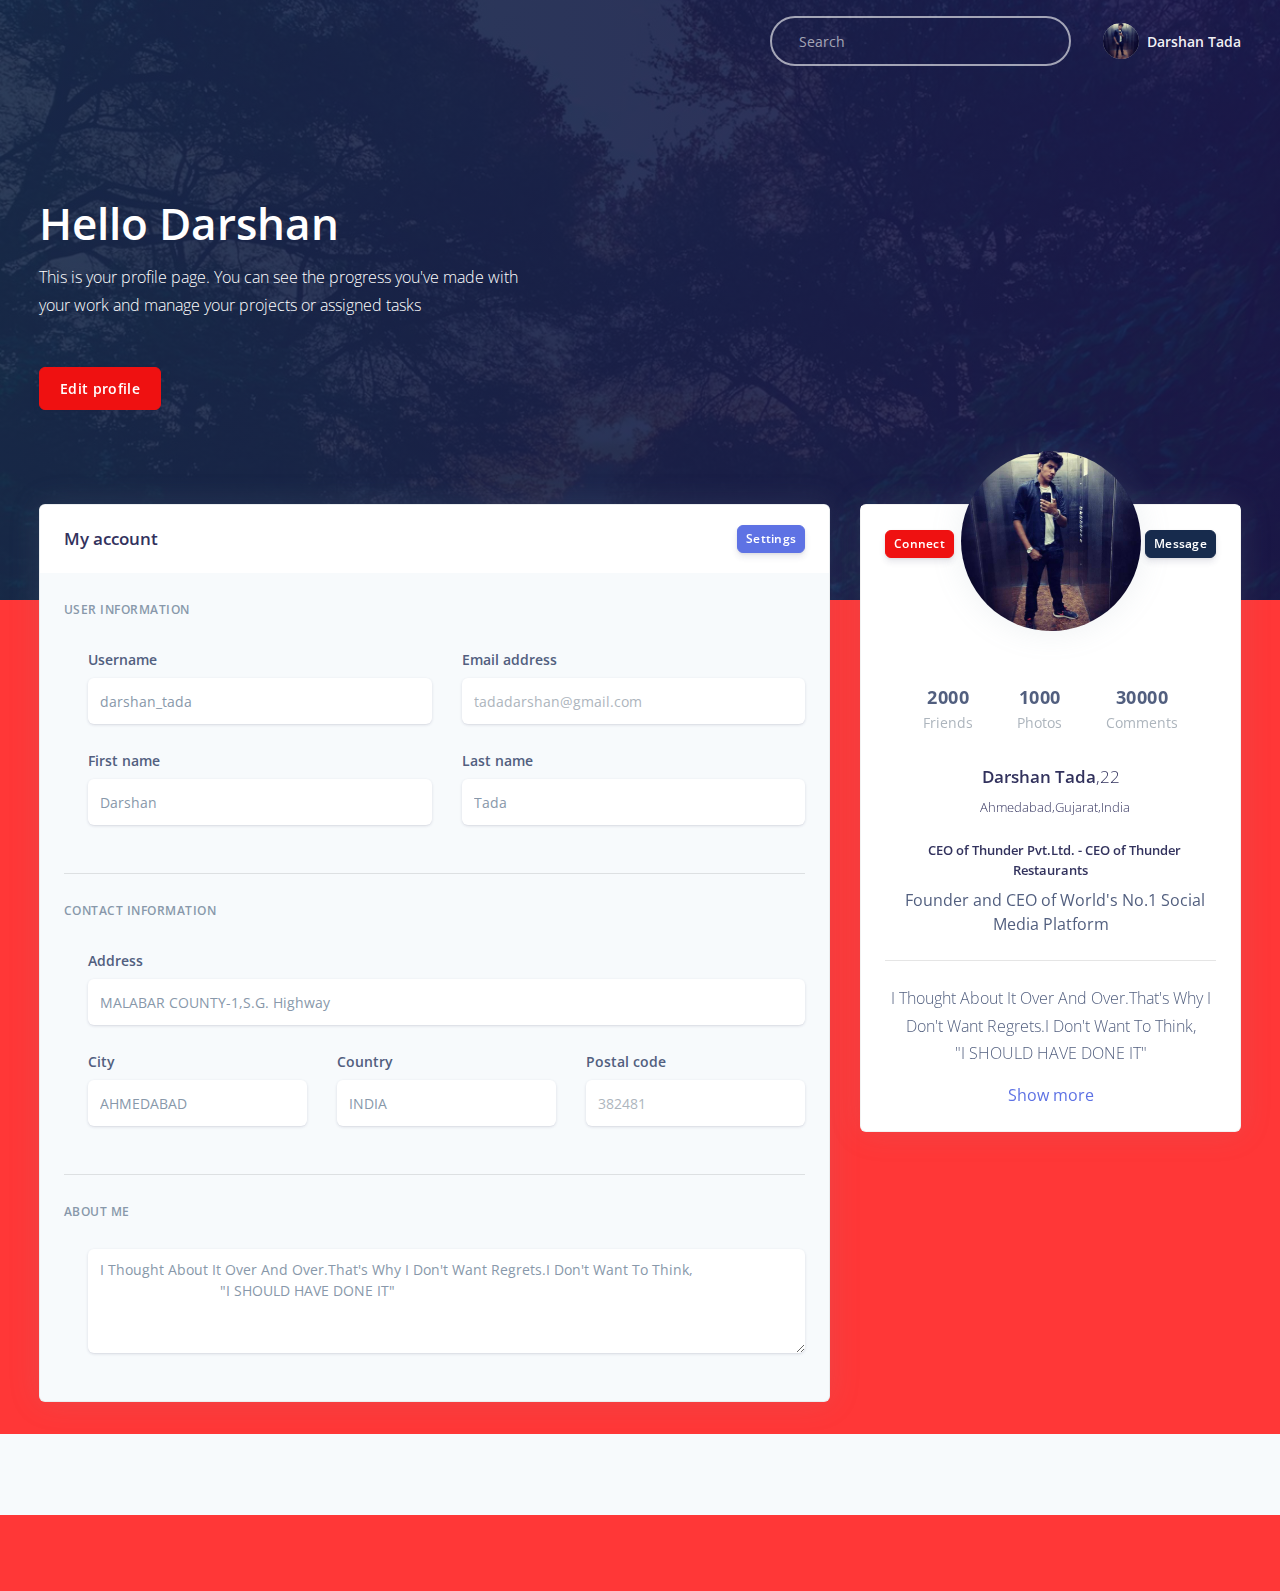
<file: Manage Profile/index.html>
<!DOCTYPE html>

<html>
    <head>
        <meta charset="utf-8">
        <meta http-equiv="X-UA-Compatible" content="IE=edge">
        <title></title>
        <meta name="description" content="">
        <meta name="viewport" content="width=device-width, initial-scale=1">
        <link rel="stylesheet" href="new.css">
    </head>
    <body>
        <link href="https://fonts.googleapis.com/css?family=Open+Sans:300,400,600,700" rel="stylesheet">

        <body> 
          <div class="main-content">
            <!-- Top navbar -->
            <nav class="navbar navbar-top navbar-expand-md navbar-dark" id="navbar-main">
              <div class="container-fluid">
               
                <form class="navbar-search navbar-search-dark form-inline mr-3 d-none d-md-flex ml-lg-auto">
                  <div class="form-group mb-0">
                    <div class="input-group input-group-alternative">
                      <div class="input-group-prepend">
                        <span class="input-group-text"><i class="fas fa-search"></i></span>
                      </div>
                      <input class="form-control" placeholder="Search" type="text">
                    </div>
                  </div>
                </form>
                <!-- User -->
                <ul class="navbar-nav align-items-center d-none d-md-flex">
                  <li class="nav-item dropdown">
                    <a class="nav-link pr-0" href="#" role="button" data-toggle="dropdown" aria-haspopup="true" aria-expanded="false">
                      <div class="media align-items-center">
                        <span class="avatar avatar-sm rounded-circle">
                          <img alt="Image placeholder" src="profile.jpg">
                        </span>
                        <div class="media-body ml-2 d-none d-lg-block">
                          <span class="mb-0 text-sm  font-weight-bold">Darshan Tada</span>
                        </div>
                      </div>
                    </a>
                    <div class="dropdown-menu dropdown-menu-arrow dropdown-menu-right">
                      <div class=" dropdown-header noti-title">
                        <h6 class="text-overflow m-0">Welcome!</h6>
                      </div>
                      <a href="../examples/profile.html" class="dropdown-item">
                        <i class="ni ni-single-02"></i>
                        <span>My profile</span> -->
                      </a>
                      <a href="../examples/profile.html" class="dropdown-item">
                        <i class="ni ni-settings-gear-65"></i>
                        <span>Settings</span>
                      </a>
                      <a href="../examples/profile.html" class="dropdown-item">
                        <i class="ni ni-calendar-grid-58"></i>
                        <span>Activity</span>
                      </a>
                      <a href="../examples/profile.html" class="dropdown-item">
                        <i class="ni ni-support-16"></i>
                        <span>Support</span>
                      </a>
                      <div class="dropdown-divider"></div>
                      <a href="#!" class="dropdown-item">
                        <i class="ni ni-user-run"></i>
                        <span>Logout</span>
                      </a>
                    </div>
                  </li>
                </ul>
              </div>
            </nav>
            <!-- Header -->
            <div class="header pb-8 pt-5 pt-lg-8 d-flex align-items-center" style="min-height: 600px; background-image: url(bg.jpg); background-size: cover; background-position: center;">
              <!-- Mask -->
              <span class="mask bg-gradient-default opacity-8"></span>
              <!-- Header container -->
              <div class="container-fluid d-flex align-items-center">
                <div class="row">
                  <div class="col-lg-7 col-md-10">
                    <h1 class="display-2 text-white">Hello Darshan</h1>
                    <p class="text-white mt-0 mb-5">This is your profile page. You can see the progress you've made with your work and manage your projects or assigned tasks</p>
                    <a href="#!" class="btn btn-info">Edit profile</a>
                  </div>
                </div>
              </div>
            </div>
            <!-- Page content -->
            <div class="container-fluid mt--7 mb-3">
              <div class="row">
                <div class="col-xl-4 order-xl-2 mb-5 mb-xl-0">
                  <div class="card card-profile shadow">
                    <div class="row justify-content-center">
                      <div class="col-lg-3 order-lg-2">
                        <div class="card-profile-image">
                          <a href="#">
                            <img src="profile.jpg" class="rounded-circle">
                          </a>
                        </div>
                      </div>
                    </div>
                    <div class="card-header text-center border-0 pt-8 pt-md-4 pb-0 pb-md-4">
                      <div class="d-flex justify-content-between">
                        <a href="#" class="btn btn-sm btn-info mr-4">Connect</a>
                        <a href="#" class="btn btn-sm btn-default float-right">Message</a>
                      </div>
                    </div>
                    <div class="card-body pt-0 pt-md-4">
                      <div class="row">
                        <div class="col">
                          <div class="card-profile-stats d-flex justify-content-center mt-md-5">
                            <div>
                              <span class="heading">2000</span>
                              <span class="description">Friends</span>
                            </div>
                            <div>
                              <span class="heading">1000</span>
                              <span class="description">Photos</span>
                            </div>
                            <div>
                              <span class="heading">30000</span>
                              <span class="description">Comments</span>
                            </div>
                          </div>
                        </div>
                      </div>
                      <div class="text-center">
                        <h3>
                          Darshan Tada<span class="font-weight-light">,22</span>
                        </h3>
                        <div class="h5 font-weight-300">
                          <i class="ni location_pin mr-2"></i>Ahmedabad,Gujarat,India
                        </div>
                        <div class="h5 mt-4">
                          <i class="ni business_briefcase-24 mr-2"></i>CEO of Thunder Pvt.Ltd. - CEO of Thunder Restaurants                        </div>
                        <div>
                          <i class="ni education_hat mr-2"></i>Founder and CEO of World's No.1 Social Media Platform
                        </div>
                        <hr class="my-4">
                        <p>I Thought About It Over And Over.That's Why I Don't Want Regrets.I Don't Want To Think,<br>"I SHOULD HAVE DONE IT"</p>
                        <a href="#">Show more</a>
                      </div>
                    </div>
                  </div>
                </div>
                <div class="col-xl-8 order-xl-1">
                  <div class="card bg-secondary shadow">
                    <div class="card-header bg-white border-0">
                      <div class="row align-items-center">
                        <div class="col-8">
                          <h3 class="mb-0">My account</h3>
                        </div>
                        <div class="col-4 text-right">
                          <a href="#!" class="btn btn-sm btn-primary">Settings</a>
                        </div>
                      </div>
                    </div>
                    <div class="card-body">
                      <form>
                        <h6 class="heading-small text-muted mb-4">User information</h6>
                        <div class="pl-lg-4">
                          <div class="row">
                            <div class="col-lg-6">
                              <div class="form-group focused">
                                <label class="form-control-label" for="input-username">Username</label>
                                <input type="text" id="input-username" class="form-control form-control-alternative" placeholder="Username" value="darshan_tada">
                              </div>
                            </div>
                            <div class="col-lg-6">
                              <div class="form-group">
                                <label class="form-control-label" for="input-email">Email address</label>
                                <input type="email" id="input-email" class="form-control form-control-alternative" placeholder="tadadarshan@gmail.com">
                              </div>
                            </div>
                          </div>
                          <div class="row">
                            <div class="col-lg-6">
                              <div class="form-group focused">
                                <label class="form-control-label" for="input-first-name">First name</label>
                                <input type="text" id="input-first-name" class="form-control form-control-alternative" placeholder="First name" value="Darshan">
                              </div>
                            </div>
                            <div class="col-lg-6">
                              <div class="form-group focused">
                                <label class="form-control-label" for="input-last-name">Last name</label>
                                <input type="text" id="input-last-name" class="form-control form-control-alternative" placeholder="Last name" value="Tada">
                              </div>
                            </div>
                          </div>
                        </div>
                        <hr class="my-4">
                        <!-- Address -->
                        <h6 class="heading-small text-muted mb-4">Contact information</h6>
                        <div class="pl-lg-4">
                          <div class="row">
                            <div class="col-md-12">
                              <div class="form-group focused">
                                <label class="form-control-label" for="input-address">Address</label>
                                <input id="input-address" class="form-control form-control-alternative" placeholder="Home Address" value="MALABAR COUNTY-1,S.G. Highway " type="text">
                              </div>
                            </div>
                          </div>
                          <div class="row">
                            <div class="col-lg-4">
                              <div class="form-group focused">
                                <label class="form-control-label" for="input-city">City</label>
                                <input type="text" id="input-city" class="form-control form-control-alternative" placeholder="City" value="AHMEDABAD">
                              </div>
                            </div>
                            <div class="col-lg-4">
                              <div class="form-group focused">
                                <label class="form-control-label" for="input-country">Country</label>
                                <input type="text" id="input-country" class="form-control form-control-alternative" placeholder="Country" value="INDIA">
                              </div>
                            </div>
                            <div class="col-lg-4">
                              <div class="form-group">
                                <label class="form-control-label" for="input-country">Postal code</label>
                                <input type="number" id="input-postal-code" class="form-control form-control-alternative" placeholder="382481">
                              </div>
                            </div>
                          </div>
                        </div>
                        <hr class="my-4">
                        <!-- Description -->
                        <h6 class="heading-small text-muted mb-4">About me</h6>
                        <div class="pl-lg-4">
                          <div class="form-group focused">
                            
                            <textarea rows="4" class="form-control form-control-alternative" placeholder="A few words about you ...">I Thought About It Over And Over.That's Why I Don't Want Regrets.I Don't Want To Think,
                              "I SHOULD HAVE DONE IT"</textarea>
                          </div>
                        </div>
                      </form>
                    </div>
                  </div>
                </div>
              </div>
            </div>
          </div>
          <footer class="footer">
            <div class="row align-items-center justify-content-xl-between">
              <div class="col-xl-6 m-auto text-center">
                <div class="copyright">
      
                </div>
              </div>
            </div>
          </footer>
        </body>
        
        <script src="" async defer></script>
    </body>
</html>
</file>
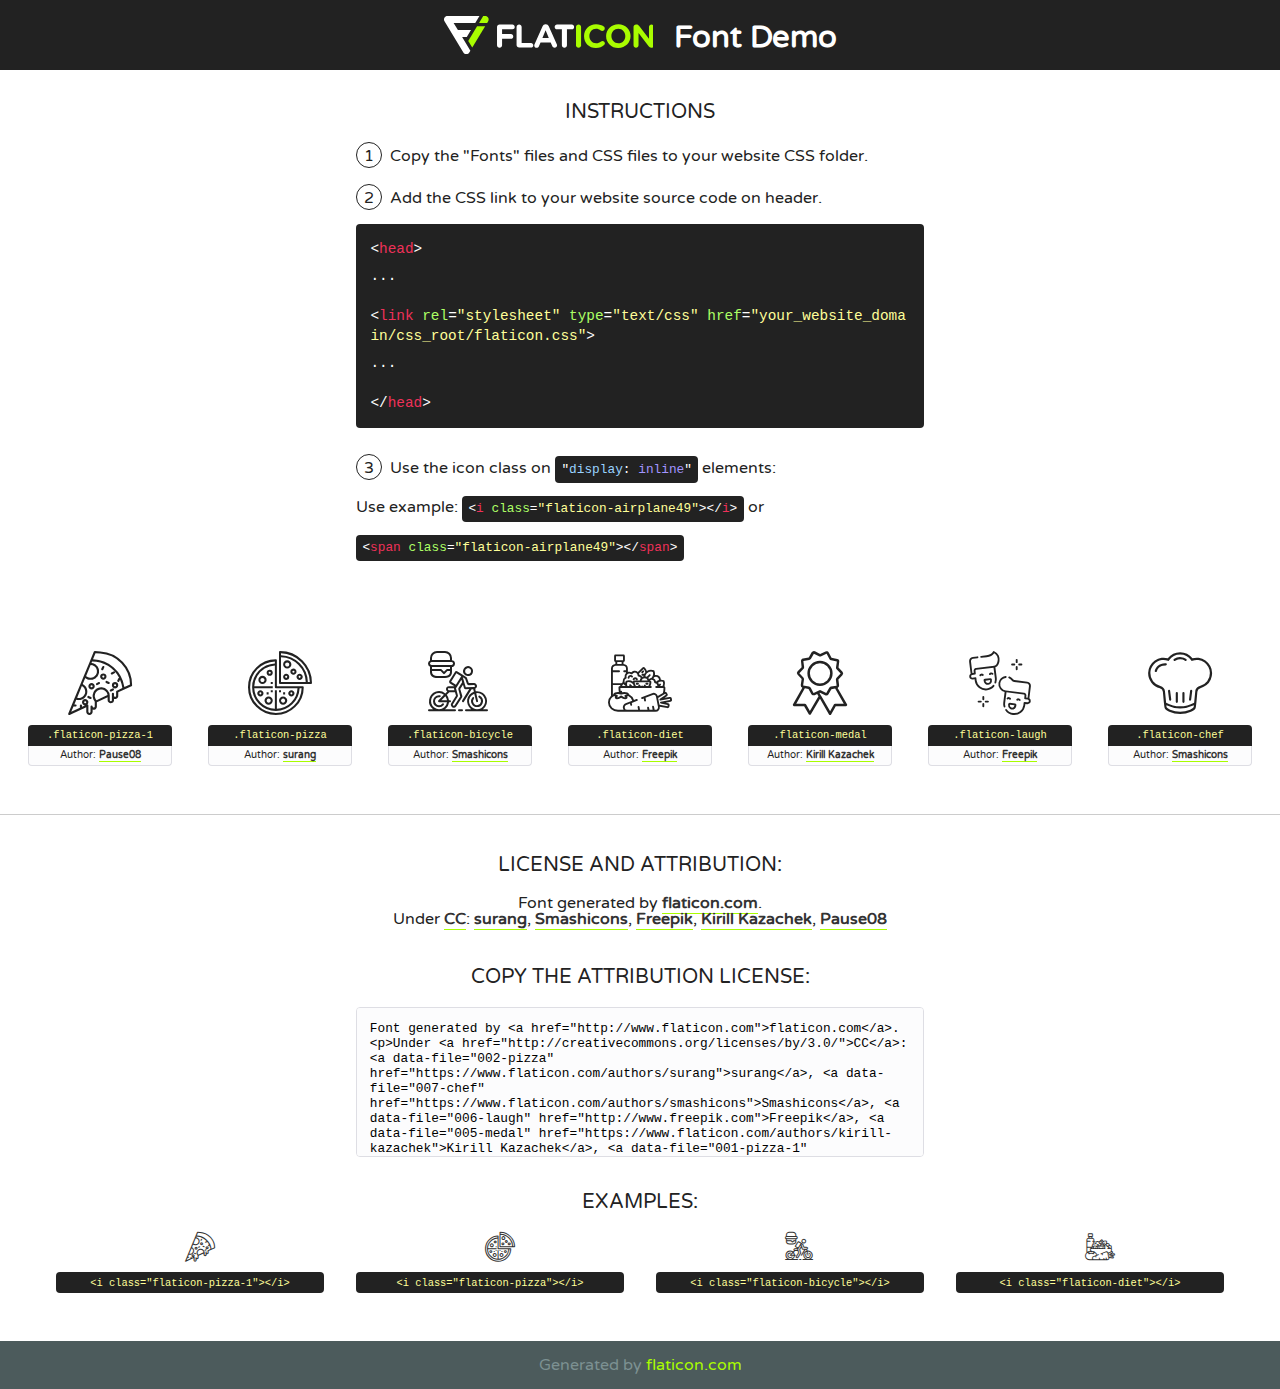
<file: Module-7(Routes)/public/assets/fonts/flaticon/font/flaticon.html>
<!DOCTYPE html>
<!--
  Flaticon icon font: Flaticon
  Creation date: 25/09/2018 08:24
-->
<html>
<!DOCTYPE html>
<html>

<head>
    <title>Flaticon WebFont</title>
    <link href="http://fonts.googleapis.com/css?family=Varela+Round" rel="stylesheet" type="text/css" />
    <link rel="stylesheet" type="text/css" href="flaticon.css">
    <meta charset="UTF-8">
    <style>
    html, body, div, span, applet, object, iframe,
    h1, h2, h3, h4, h5, h6, p, blockquote, pre,
    a, abbr, acronym, address, big, cite, code,
    del, dfn, em, img, ins, kbd, q, s, samp,
    small, strike, strong, sub, sup, tt, var,
    b, u, i, center,
    dl, dt, dd, ol, ul, li,
    fieldset, form, label, legend,
    table, caption, tbody, tfoot, thead, tr, th, td,
    article, aside, canvas, details, embed, 
    figure, figcaption, footer, header, hgroup, 
    menu, nav, output, ruby, section, summary,
    time, mark, audio, video {
        margin: 0;
        padding: 0;
        border: 0;
        font-size: 100%;
        font: inherit;
        vertical-align: baseline;
    }
    /* HTML5 display-role reset for older browsers */
    article, aside, details, figcaption, figure, 
    footer, header, hgroup, menu, nav, section {
        display: block;
    }
    body {
        line-height: 1;
    }
    ol, ul {
        list-style: none;
    }
    blockquote, q {
        quotes: none;
    }
    blockquote:before, blockquote:after,
    q:before, q:after {
        content: '';
        content: none;
    }
    table {
        border-collapse: collapse;
        border-spacing: 0;
    }
    body {
        font-family: 'Varela Round', Helvetica, Arial, sans-serif;
        font-size: 16px;
        color: #222;
    }
    a {
        color: #333;
        border-bottom: 1px solid #a9fd00;
        font-weight: bold;
        text-decoration: none;
    }
    * {
        -moz-box-sizing: border-box;
        -webkit-box-sizing: border-box;
        box-sizing: border-box;
        margin: 0;
        padding: 0;
    }
    [class^="flaticon-"]:before, [class*=" flaticon-"]:before, [class^="flaticon-"]:after, [class*=" flaticon-"]:after {
        font-family: Flaticon;
        font-size: 30px;
        font-style: normal;
        margin-left: 20px;
        color: #333;
    }
    .wrapper {
        max-width: 600px;
        margin: auto;
        padding: 0 1em;
    }
    .title {
        font-size: 1.25em;
        text-align: center;
        margin-bottom: 1em;
        text-transform: uppercase;
    }
    header {
        text-align: center;
        background-color: #222;
        color: #fff;
        padding: 1em;
    }
    header .logo {
        width: 210px;
        height: 38px;
        display: inline-block;
        vertical-align: middle;
        margin-right: 1em;
        border: none;
    }
    header strong {
        font-size: 1.95em;
        font-weight: bold;
        vertical-align: middle;
        margin-top: 5px;
        display: inline-block;
    }
    .demo {
        margin: 2em auto;
        line-height: 1.25em;
    }
    .demo ul li {
        margin-bottom: 1em;
    }
    .demo ul li .num {
        color: #222;
        border-radius: 20px;
        display: inline-block;
        width: 26px;
        padding: 3px;
        height: 26px;
        text-align: center;
        margin-right: 0.5em;
        border: 1px solid #222;
    }
    .demo ul li code {
        background-color: #222;
        border-radius: 4px;
        padding: 0.25em 0.5em;
        display: inline-block;
        color: #fff;
        font-family: Consolas,Monaco,Lucida Console,Liberation Mono,DejaVu Sans Mono,Bitstream Vera Sans Mono,Courier New, monospace;
        font-weight: lighter;
        margin-top: 1em;
        font-size: 0.8em;
        word-break: break-all;
    }
    .demo ul li code.big {
        padding: 1em;
        font-size: 0.9em;
    }
    .demo ul li code .red {
        color: #EF3159;
    }
    .demo ul li code .green {
        color: #ACFF65;
    }
    .demo ul li code .yellow {
        color: #FFFF99;
    }
    .demo ul li code .blue {
        color: #99D3FF;
    }
    .demo ul li code .purple {
        color: #A295FF;
    }
    .demo ul li code .dots {
        margin-top: 0.5em;
        display: block;
    }
    #glyphs {
        border-bottom: 1px solid #ccc;
        padding: 2em 0;
        text-align: center;
    }
    .glyph {
        display: inline-block;
        width: 9em;
        margin: 1em;
        text-align: center;
        vertical-align: top;
        background: #FFF;
    }
    .glyph .glyph-icon {
        padding: 10px;
        display: block;
        font-family:"Flaticon";
        font-size: 64px;
        line-height: 1;
    }
    .glyph .glyph-icon:before {
        font-size: 64px;
        color: #222;
        margin-left: 0;
    }
    .class-name {
        font-size: 0.65em;
        background-color: #222;
        color: #fff;
        border-radius: 4px 4px 0 0;
        padding: 0.5em;
        color: #FFFF99;
        font-family: Consolas,Monaco,Lucida Console,Liberation Mono,DejaVu Sans Mono,Bitstream Vera Sans Mono,Courier New, monospace;
    }
    .author-name {
        font-size: 0.6em;
        background-color: #fcfcfd;
        border: 1px solid #DEDEE4;
        border-top: 0;
        border-radius: 0 0 4px 4px;
        padding: 0.5em;
    }
    .class-name:last-child {
        font-size: 10px;
        color:#888;
    }
    .class-name:last-child a {
        font-size: 10px;
        color:#555;
    }
    .class-name:last-child a:hover {
        color:#a9fd00;
    }
    .glyph > input {
        display: block;
        width: 100px;
        margin: 5px auto;
        text-align: center;
        font-size: 12px;
        cursor: text;
    }
    .glyph > input.icon-input {
        font-family:"Flaticon";
        font-size: 16px;
        margin-bottom: 10px;
    }
    .attribution .title {
        margin-top: 2em;
    }
    .attribution textarea {
        background-color: #fcfcfd;
        padding: 1em;
        border: none;
        box-shadow: none;
        border: 1px solid #DEDEE4;
        border-radius: 4px;
        resize: none;
        width: 100%;
        height: 150px;
        font-size: 0.8em;
        font-family: Consolas,Monaco,Lucida Console,Liberation Mono,DejaVu Sans Mono,Bitstream Vera Sans Mono,Courier New, monospace;
        -webkit-appearance: none;
    }
    .iconsuse {
        margin: 2em auto;
        text-align: center;
        max-width: 1200px;
    }
    .iconsuse:after {
        content: '';
        display: table;
        clear: both;
    }
    .iconsuse .image {
        float: left;
        width: 25%;
        padding: 0 1em;
    }
    .iconsuse .image p {
        margin-bottom: 1em;
    }
    .iconsuse .image span {
        display: block;
        font-size: 0.65em;
        background-color: #222;
        color: #fff;
        border-radius: 4px;
        padding: 0.5em;
        color: #FFFF99;
        margin-top: 1em;
        font-family: Consolas,Monaco,Lucida Console,Liberation Mono,DejaVu Sans Mono,Bitstream Vera Sans Mono,Courier New, monospace;
    }
    #footer {
        text-align: center;
        background-color: #4C5B5C;
        color: #7c9192;
        padding: 1em;
    }
    #footer a {
        border: none;
        color: #a9fd00;
        font-weight: normal;
    }
    @media (max-width: 960px) {
        .iconsuse .image {
            width: 50%;
        }
    }
    @media (max-width: 560px) {
        .iconsuse .image {
            width: 100%;
        }
    }
    </style>
</head>

<body class="characters-off">

    <header>
        <a href="http://www.flaticon.com" target="_blank" class="logo">
            <svg version="1.1" xmlns="http://www.w3.org/2000/svg" xmlns:xlink="http://www.w3.org/1999/xlink" xmlns:a="http://ns.adobe.com/AdobeSVGViewerExtensions/3.0/" viewBox="0 0 560.875 102.036" enable-background="new 0 0 560.875 102.036" xml:space="preserve">
                <defs>
                </defs>
                <g>
                    <g class="letters">
                        <path fill="#ffffff" d="M141.596,29.675c0-3.777,2.985-6.767,6.764-6.767h34.438c3.426,0,6.15,2.728,6.15,6.15
                        c0,3.43-2.724,6.149-6.15,6.149h-27.674v13.091h23.719c3.429,0,6.151,2.724,6.151,6.15c0,3.43-2.723,6.149-6.151,6.149h-23.719
                        v17.574c0,3.773-2.986,6.761-6.764,6.761c-3.779,0-6.764-2.989-6.764-6.761V29.675z"></path>
                        <path fill="#ffffff" d="M193.844,29.149c0-3.781,2.985-6.767,6.764-6.767c3.776,0,6.763,2.985,6.763,6.767v42.957h25.039
                        c3.426,0,6.149,2.726,6.149,6.153c0,3.425-2.723,6.15-6.149,6.15h-31.802c-3.779,0-6.764-2.986-6.764-6.768V29.149z"></path>
                        <path fill="#ffffff" d="M241.891,75.71l21.438-48.407c1.492-3.341,4.215-5.357,7.906-5.357h0.792
                        c3.686,0,6.323,2.017,7.815,5.357l21.439,48.407c0.436,0.967,0.701,1.845,0.701,2.723c0,3.602-2.809,6.501-6.414,6.501
                        c-3.161,0-5.269-1.845-6.499-4.655l-4.132-9.661h-27.059l-4.301,10.102c-1.144,2.631-3.426,4.214-6.237,4.214
                        c-3.517,0-6.24-2.81-6.24-6.325C241.1,77.64,241.451,76.677,241.891,75.71z M279.932,58.666l-8.521-20.297l-8.526,20.297H279.932
                        z"></path>
                        <path fill="#ffffff" d="M314.864,35.387H301.86c-3.429,0-6.239-2.813-6.239-6.238c0-3.429,2.811-6.24,6.239-6.24h39.533
                        c3.426,0,6.237,2.811,6.237,6.24c0,3.425-2.811,6.238-6.237,6.238h-13.001v42.785c0,3.773-2.99,6.761-6.764,6.761
                        c-3.779,0-6.764-2.989-6.764-6.761V35.387z"></path>
                        <path fill="#A9FD00" d="M352.615,29.149c0-3.781,2.985-6.767,6.767-6.767c3.774,0,6.761,2.985,6.761,6.767v49.024
                        c0,3.773-2.987,6.761-6.761,6.761c-3.781,0-6.767-2.989-6.767-6.761V29.149z"></path>
                        <path fill="#A9FD00" d="M374.132,53.836v-0.179c0-17.481,13.178-31.801,32.065-31.801c9.22,0,15.459,2.458,20.557,6.238
                        c1.402,1.054,2.637,2.985,2.637,5.357c0,3.692-2.985,6.59-6.681,6.59c-1.845,0-3.071-0.702-4.044-1.319
                        c-3.776-2.813-7.729-4.393-12.562-4.393c-10.364,0-17.831,8.611-17.831,19.154v0.173c0,10.542,7.291,19.329,17.831,19.329
                        c5.715,0,9.492-1.756,13.359-4.834c1.049-0.874,2.458-1.491,4.039-1.491c3.429,0,6.325,2.813,6.325,6.236
                        c0,2.106-1.056,3.78-2.282,4.834c-5.539,4.834-12.036,7.733-21.878,7.733C387.572,85.464,374.132,71.493,374.132,53.836z"></path>
                        <path fill="#A9FD00" d="M433.009,53.836v-0.179c0-17.481,13.79-31.801,32.766-31.801c18.981,0,32.592,14.143,32.592,31.628v0.173
                        c0,17.483-13.785,31.807-32.769,31.807C446.625,85.464,433.009,71.32,433.009,53.836z M484.224,53.836v-0.179
                        c0-10.539-7.725-19.326-18.626-19.326c-10.893,0-18.449,8.611-18.449,19.154v0.173c0,10.542,7.73,19.329,18.626,19.329
                        C476.676,72.986,484.224,64.378,484.224,53.836z"></path>
                        <path fill="#A9FD00" d="M506.233,29.321c0-3.774,2.99-6.763,6.767-6.763h1.401c3.252,0,5.183,1.583,7.029,3.953l26.093,34.265
                        V29.059c0-3.692,2.99-6.677,6.681-6.677c3.683,0,6.671,2.985,6.671,6.677v48.934c0,3.78-2.987,6.765-6.764,6.765h-0.436
                        c-3.257,0-5.188-1.581-7.034-3.953l-27.056-35.492v32.944c0,3.687-2.985,6.676-6.678,6.676c-3.683,0-6.673-2.989-6.673-6.676
                        V29.321z"></path>
                    </g>
                    <g class="insignia">
                        <path fill="#ffffff" d="M48.372,56.137h12.517l11.156-18.537H37.186L25.688,18.539h57.825L94.668,0H9.271
                        C5.925,0,2.842,1.801,1.198,4.716c-1.644,2.907-1.593,6.482,0.134,9.343l50.38,83.501c1.678,2.781,4.689,4.476,7.938,4.476
                        c3.246,0,6.257-1.695,7.935-4.476l2.898-4.804L48.372,56.137z"></path>
                        <g class="i">
                            <path fill="#A9FD00" d="M93.575,18.539h0.031v0.004l21.652,0.004l2.705-4.488c1.727-2.861,1.778-6.436,0.133-9.343
                            C116.454,1.801,113.371,0,110.026,0h-5.294L93.575,18.539z"></path>
                            <polygon fill="#A9FD00" points="88.291,27.356 64.725,66.486 75.519,84.404 109.942,27.356"></polygon>
                        </g>
                    </g>
                </g>
            </svg>
        </a>
        <strong>Font Demo</strong>
    </header>


    <section class="demo wrapper">

        <p class="title">Instructions</p>

        <ul>
            <li>
                <span class="num">1</span>Copy the "Fonts" files and CSS files to your website CSS folder.
            </li>
            <li>
                <span class="num">2</span>Add the CSS link to your website source code on header.
                <code class="big">
                    &lt;<span class="red">head</span>&gt;
                    <br/><span class="dots">...</span>
                    <br/>&lt;<span class="red">link</span> <span class="green">rel</span>=<span class="yellow">"stylesheet"</span> <span class="green">type</span>=<span class="yellow">"text/css"</span> <span class="green">href</span>=<span class="yellow">"your_website_domain/css_root/flaticon.css"</span>&gt;
                    <br/><span class="dots">...</span>
                    <br/>&lt;/<span class="red">head</span>&gt;
                </code>
            </li>

            <li>
                <p>
                    <span class="num">3</span>Use the icon class on <code>"<span class="blue">display</span>:<span class="purple"> inline</span>"</code> elements:
                    <br />
                    Use example: <code>&lt;<span class="red">i</span> <span class="green">class</span>=<span class="yellow">&quot;flaticon-airplane49&quot;</span>&gt;&lt;/<span class="red">i</span>&gt;</code> or <code>&lt;<span class="red">span</span> <span class="green">class</span>=<span class="yellow">&quot;flaticon-airplane49&quot;</span>&gt;&lt;/<span class="red">span</span>&gt;</code>
            </li>
        </ul>

    </section>




   <section id="glyphs">          
    
      
        <div class="glyph"><div class="glyph-icon flaticon-pizza-1"></div>
            <div class="class-name">.flaticon-pizza-1</div>
            <div class="author-name">Author: <a data-file="001-pizza-1" href="https://www.flaticon.com/authors/pause08">Pause08</a> </div> 
        </div>        
        
        <div class="glyph"><div class="glyph-icon flaticon-pizza"></div>
            <div class="class-name">.flaticon-pizza</div>
            <div class="author-name">Author: <a data-file="002-pizza" href="https://www.flaticon.com/authors/surang">surang</a> </div> 
        </div>        
        
        <div class="glyph"><div class="glyph-icon flaticon-bicycle"></div>
            <div class="class-name">.flaticon-bicycle</div>
            <div class="author-name">Author: <a data-file="003-bicycle" href="https://www.flaticon.com/authors/smashicons">Smashicons</a> </div> 
        </div>        
        
        <div class="glyph"><div class="glyph-icon flaticon-diet"></div>
            <div class="class-name">.flaticon-diet</div>
            <div class="author-name">Author: <a data-file="004-diet" href="http://www.freepik.com">Freepik</a> </div> 
        </div>        
        
        <div class="glyph"><div class="glyph-icon flaticon-medal"></div>
            <div class="class-name">.flaticon-medal</div>
            <div class="author-name">Author: <a data-file="005-medal" href="https://www.flaticon.com/authors/kirill-kazachek">Kirill Kazachek</a> </div> 
        </div>        
        
        <div class="glyph"><div class="glyph-icon flaticon-laugh"></div>
            <div class="class-name">.flaticon-laugh</div>
            <div class="author-name">Author: <a data-file="006-laugh" href="http://www.freepik.com">Freepik</a> </div> 
        </div>        
        
        <div class="glyph"><div class="glyph-icon flaticon-chef"></div>
            <div class="class-name">.flaticon-chef</div>
            <div class="author-name">Author: <a data-file="007-chef" href="https://www.flaticon.com/authors/smashicons">Smashicons</a> </div> 
        </div>        
        

    </section>



    <section class="attribution wrapper"   style="text-align:center;">

      <div class="title">License and attribution:</div><div class="attrDiv">Font generated by <a href="http://www.flaticon.com">flaticon.com</a>. <div><p>Under <a href="http://creativecommons.org/licenses/by/3.0/">CC</a>: <a data-file="002-pizza" href="https://www.flaticon.com/authors/surang">surang</a>, <a data-file="007-chef" href="https://www.flaticon.com/authors/smashicons">Smashicons</a>, <a data-file="006-laugh" href="http://www.freepik.com">Freepik</a>, <a data-file="005-medal" href="https://www.flaticon.com/authors/kirill-kazachek">Kirill Kazachek</a>, <a data-file="001-pizza-1" href="https://www.flaticon.com/authors/pause08">Pause08</a></p>  </div>
      </div>
      <div class="title">Copy the Attribution License:</div>

    <textarea onclick="this.focus();this.select();">Font generated by &lt;a href=&quot;http://www.flaticon.com&quot;&gt;flaticon.com&lt;/a&gt;. <p>Under <a href="http://creativecommons.org/licenses/by/3.0/">CC</a>: <a data-file="002-pizza" href="https://www.flaticon.com/authors/surang">surang</a>, <a data-file="007-chef" href="https://www.flaticon.com/authors/smashicons">Smashicons</a>, <a data-file="006-laugh" href="http://www.freepik.com">Freepik</a>, <a data-file="005-medal" href="https://www.flaticon.com/authors/kirill-kazachek">Kirill Kazachek</a>, <a data-file="001-pizza-1" href="https://www.flaticon.com/authors/pause08">Pause08</a></p>  
     </textarea>

    </section>

    <section class="iconsuse">

          <div class="title">Examples:</div>            
             
            <div class="image">
                <p>
                    <i class="glyph-icon flaticon-pizza-1"></i> 
                    <span>&lt;i class=&quot;flaticon-pizza-1&quot;&gt;&lt;/i&gt;</span>
                </p>
            </div>
            
            <div class="image">
                <p>
                    <i class="glyph-icon flaticon-pizza"></i> 
                    <span>&lt;i class=&quot;flaticon-pizza&quot;&gt;&lt;/i&gt;</span>
                </p>
            </div>
            
            <div class="image">
                <p>
                    <i class="glyph-icon flaticon-bicycle"></i> 
                    <span>&lt;i class=&quot;flaticon-bicycle&quot;&gt;&lt;/i&gt;</span>
                </p>
            </div>
            
            <div class="image">
                <p>
                    <i class="glyph-icon flaticon-diet"></i> 
                    <span>&lt;i class=&quot;flaticon-diet&quot;&gt;&lt;/i&gt;</span>
                </p>
            </div>
                       
        </div>
                            
    </section>

<div id="footer">
    <div>Generated by <a href="http://www.flaticon.com">flaticon.com</a>
    </div>
</div>



</body>
</html>
</file>
<file: Manage Profile/new.css>
:root {
    --blue: #5e72e4;
    --indigo: #5603ad;
    --purple: #8965e0;
    --pink: #f3a4b5;
    --red: #f5365c;
    --orange: #fb6340;
    --yellow: #ffd600;
    --green: #2dce89;
    --teal: #11cdef;
    --cyan: #2bffc6;
    --white: #fff;
    --gray: #8898aa;
    --gray-dark: #32325d;
    --light: #ced4da;
    --lighter: #e9ecef;
    --primary: #5e72e4;
    --secondary: #f7fafc;
    --success: #2dce89;
    --info: #11cdef;
    --warning: #fb6340;
    --danger: #f5365c;
    --light: #adb5bd;
    --dark: #212529;
    --default: #172b4d;
    --white: #fff;
    --neutral: #fff;
    --darker: black;
    --breakpoint-xs: 0;
    --breakpoint-sm: 576px;
    --breakpoint-md: 768px;
    --breakpoint-lg: 992px;
    --breakpoint-xl: 1200px;
    --font-family-sans-serif: Open Sans, sans-serif;
    --font-family-monospace: SFMono-Regular, Menlo, Monaco, Consolas, 'Liberation Mono', 'Courier New', monospace;
  }
  
  *,
  *::before,
  *::after {
    box-sizing: border-box;
  }
  
  html {
    font-family: sans-serif;
    line-height: 1.15;
    -webkit-text-size-adjust: 100%;
    -ms-text-size-adjust: 100%;
    
    -ms-overflow-style: scrollbar;
    -webkit-tap-highlight-color: rgba(0, 0, 0, 0);
  }
  
  @-ms-viewport {
    width: device-width;
  }
  
  figcaption,
  footer,
  header,
  main,
  nav,
  section {
    display: block;
  }
  
  body {
    font-family: Open Sans, sans-serif;
    font-size: 1rem;
    font-weight: 400;
    line-height: 1.5;
    margin: 0;
    text-align: left;
    color: #525f7f;
    background-color: #ff3737;
    margin-bottom: 2cm;
  }
  
  [tabindex='-1']:focus {
    outline: 0 !important;
  }
  
  hr {
    overflow: visible;
    box-sizing: content-box;
    height: 0;
  }
  
  h1,
  h3,
  h4,
  h5,
  h6 {
    margin-top: 0;
    margin-bottom: 0cm;
  }
  .mb-3{
    margin-bottom: 2em;
  }
  p {
    margin-top: 0;
    margin-bottom: 1rem;
  }
  
  address {
    font-style: normal;
    line-height: inherit;
    margin-bottom: 1rem;
  }
  
  ul {
    margin-top: 0;
    margin-bottom: 1rem;
  }
  
  ul ul {
    margin-bottom: 0;
  }
  
  dfn {
    font-style: italic;
  }
  
  strong {
    font-weight: bolder;
  }
  
  a {
    text-decoration: none;
    color: #5e72e4;
    background-color: transparent;
    -webkit-text-decoration-skip: objects;
  }
  
  a:hover {
    text-decoration: none;
    color: #233dd2;
  }
  
  a:not([href]):not([tabindex]) {
    text-decoration: none;
    color: inherit;
  }
  
  a:not([href]):not([tabindex]):hover,
  a:not([href]):not([tabindex]):focus {
    text-decoration: none;
    color: inherit;
  }
  
  a:not([href]):not([tabindex]):focus {
    outline: 0;
  }
  
  code {
    font-family: SFMono-Regular, Menlo, Monaco, Consolas, 'Liberation Mono', 'Courier New', monospace;
    font-size: 1em;
  }
  
  img {
    vertical-align: middle;
    border-style: none;
  }
  
  caption {
    padding-top: 1rem;
    padding-bottom: 1rem;
    caption-side: bottom;
    text-align: left;
    color: #8898aa;
  }
  
  label {
    display: inline-block;
    margin-bottom: .5rem;
  }
  
  button {
    border-radius: 0;
  }
  
  button:focus {
    outline: 1px dotted;
    outline: 5px auto -webkit-focus-ring-color;
  }
  
  input,
  button,
  textarea {
    font-family: inherit;
    font-size: inherit;
    line-height: inherit;
    margin: 0;
  }
  
  button,
  input {
    overflow: visible;
  }
  
  button {
    text-transform: none;
  }
  
  button,
  html [type='button'],
  [type='reset'],
  [type='submit'] {
    -webkit-appearance: button;
  }
  
  button::-moz-focus-inner,
  [type='button']::-moz-focus-inner,
  [type='reset']::-moz-focus-inner,
  [type='submit']::-moz-focus-inner {
    padding: 0;
    border-style: none;
  }
  
  input[type='radio'],
  input[type='checkbox'] {
    box-sizing: border-box;
    padding: 0;
  }
  
  input[type='date'],
  input[type='time'],
  input[type='datetime-local'],
  input[type='month'] {
    -webkit-appearance: listbox;
  }
  
  textarea {
    overflow: auto;
    resize: vertical;
  }
  
  legend {
    font-size: 1.5rem;
    line-height: inherit;
    display: block;
    width: 100%;
    max-width: 100%;
    margin-bottom: .5rem;
    padding: 0;
    white-space: normal;
    color: inherit;
  }
  
  progress {
    vertical-align: baseline;
  }
  
  [type='number']::-webkit-inner-spin-button,
  [type='number']::-webkit-outer-spin-button {
    height: auto;
  }
  
  [type='search'] {
    outline-offset: -2px;
    -webkit-appearance: none;
  }
  
  [type='search']::-webkit-search-cancel-button,
  [type='search']::-webkit-search-decoration { -webkit-appearance: none;
  }
  
  ::-webkit-file-upload-button {
    font: inherit;
    -webkit-appearance: button;
  }
  
  [hidden] {
    display: none !important;
  }
  
  h1,
  h3,
  h4,
  h5,
  h6,
  .h1,
  .h3,
  .h4,
  .h5,
  .h6 {
    font-family: inherit;
    font-weight: 600;
    line-height: 1.5;
    margin-bottom: .5rem;
    color: #32325d;
  }
  
  h1,
  .h1 {
    font-size: 1.625rem;
  }
  
  h3,
  .h3 {
    font-size: 1.0625rem;
  }
  
  h4,
  .h4 {
    font-size: .9375rem;
  }
  
  h5,
  .h5 {
    font-size: .8125rem;
  }
  
  h6,
  .h6 {
    font-size: .625rem;
  }
  
  .display-2 {
    font-size: 2.75rem;
    font-weight: 600;
    line-height: 1.5;
  }
  
  hr {
    margin-top: 2rem;
    margin-bottom: 2rem;
    border: 0;
    border-top: 1px solid rgba(0, 0, 0, .1);
  }
  
  code {
    font-size: 87.5%;
    word-break: break-word;
    color: #f3a4b5;
  }
  
  a>code {
    color: inherit;
  }
  
  .container {
    width: 100%;
    margin-right: auto;
    margin-left: auto;
    padding-right: 15px;
    padding-left: 15px;
  }
  
  @media (min-width: 576px) {
    .container {
      max-width: 540px;
    }
  }
  
  @media (min-width: 768px) {
    .container {
      max-width: 720px;
    }
  }
  
  @media (min-width: 992px) {
    .container {
      max-width: 960px;
    }
  }
  
  @media (min-width: 1200px) {
    .container {
      max-width: 1140px;
    }
  }
  
  .container-fluid {
    width: 100%;
    margin-right: auto;
    margin-left: auto;
    padding-right: 15px;
    padding-left: 15px;
  }
  
  .row {
    display: flex;
    margin-right: -15px;
    margin-left: -15px;
    flex-wrap: wrap;
  }
  
  .col-4,
  .col-8,
  .col,
  .col-md-10,
  .col-md-12,
  .col-lg-3,
  .col-lg-4,
  .col-lg-6,
  .col-lg-7,
  .col-xl-4,
  .col-xl-6,
  .col-xl-8 {
    position: relative;
    width: 100%;
    min-height: 1px;
    padding-right: 15px;
    padding-left: 15px;
  }
  
  .col {
    max-width: 100%;
    flex-basis: 0;
    flex-grow: 1;
  }
  
  .col-4 {
    max-width: 33.33333%;
    flex: 0 0 33.33333%;
  }
  
  .col-8 {
    max-width: 66.66667%;
    flex: 0 0 66.66667%;
  }
  
  @media (min-width: 768px) {
  
    .col-md-10 {
      max-width: 83.33333%;
      flex: 0 0 83.33333%;
    }
  
    .col-md-12 {
      max-width: 100%;
      flex: 0 0 100%;
    }
  }
  
  @media (min-width: 992px) {
  
    .col-lg-3 {
      max-width: 25%;
      flex: 0 0 25%;
    }
  
    .col-lg-4 {
      max-width: 33.33333%;
      flex: 0 0 33.33333%;
    }
  
    .col-lg-6 {
      max-width: 50%;
      flex: 0 0 50%;
    }
  
    .col-lg-7 {
      max-width: 58.33333%;
      flex: 0 0 58.33333%;
    }
  
    .order-lg-2 {
      order: 2;
    }
  }
  
  @media (min-width: 1200px) {
  
    .col-xl-4 {
      max-width: 33.33333%;
      flex: 0 0 33.33333%;
    }
  
    .col-xl-6 {
      max-width: 50%;
      flex: 0 0 50%;
    }
  
    .col-xl-8 {
      max-width: 66.66667%;
      flex: 0 0 66.66667%;
    }
  
    .order-xl-1 {
      order: 1;
    }
  
    .order-xl-2 {
      order: 2;
    }
  }
  
  .form-control {
    font-size: 1rem;
    line-height: 1.5;
    display: block;
    width: 100%;
    height: calc(2.75rem + 2px);
    padding: .625rem .75rem;
    transition: all .2s cubic-bezier(.68, -.55, .265, 1.55);
    color: #8898aa;
    border: 1px solid #cad1d7;
    border-radius: .375rem;
    background-color: #fff;
    background-clip: padding-box;
    box-shadow: none;
  }
  
  @media screen and (prefers-reduced-motion: reduce) {
    .form-control {
      transition: none;
    }
  }
  
  .form-control::-ms-expand {
    border: 0;
    background-color: transparent;
  }
  
  .form-control:focus {
    color: #8898aa;
    border-color: rgba(50, 151, 211, .25);
    outline: 0;
    background-color: #fff;
    box-shadow: none, none;
  }
  
  .form-control:-ms-input-placeholder {
    opacity: 1;
    color: #adb5bd;
  }
  
  .form-control::-ms-input-placeholder {
    opacity: 1;
    color: #adb5bd;
  }
  
  .form-control::placeholder {
    opacity: 1;
    color: #adb5bd;
  }
  
  .form-control:disabled,
  .form-control[readonly] {
    opacity: 1;
    background-color: #e9ecef;
  }
  
  textarea.form-control {
    height: auto;
  }
  
  .form-group {
    margin-bottom: 1.5rem;
  }
  
  .form-inline {
    display: flex;
    flex-flow: row wrap;
    align-items: center;
  }
  
  @media (min-width: 576px) {
    .form-inline label {
      display: flex;
      margin-bottom: 0;
      align-items: center;
      justify-content: center;
    }
  
    .form-inline .form-group {
      display: flex;
      margin-bottom: 0;
      flex: 0 0 auto;
      flex-flow: row wrap;
      align-items: center;
    }
  
    .form-inline .form-control {
      display: inline-block;
      width: auto;
      vertical-align: middle;
    }
  
    .form-inline .input-group {
      width: auto;
    }
  }
  
  .btn {
    font-size: 1rem;
    font-weight: 600;
    line-height: 1.5;
    display: inline-block;
    padding: .625rem 1.25rem;
    -webkit-user-select: none;
    -moz-user-select: none;
    -ms-user-select: none;
    user-select: none;
    transition: color .15s ease-in-out, background-color .15s ease-in-out, border-color .15s ease-in-out, box-shadow .15s ease-in-out;
    text-align: center;
    vertical-align: middle;
    white-space: nowrap;
    border: 1px solid transparent;
    border-radius: .375rem;
  }
  
  @media screen and (prefers-reduced-motion: reduce) {
    .btn {
      transition: none;
    }
  }
  
  .btn:hover,
  .btn:focus {
    text-decoration: none;
  }
  
  .btn:focus {
    outline: 0;
    box-shadow: 0 7px 14px rgba(50, 50, 93, .1), 0 3px 6px rgba(0, 0, 0, .08);
  }
  
  .btn:disabled {
    opacity: .65;
    box-shadow: none;
  }
  
  .btn:not(:disabled):not(.disabled) {
    cursor: pointer;
  }
  
  .btn:not(:disabled):not(.disabled):active {
    box-shadow: none;
  }
  
  .btn:not(:disabled):not(.disabled):active:focus {
    box-shadow: 0 7px 14px rgba(50, 50, 93, .1), 0 3px 6px rgba(0, 0, 0, .08), none;
  }
  
  .btn-primary {
    color: #fff;
    border-color: #5e72e4;
    background-color: #5e72e4;
    box-shadow: 0 4px 6px rgba(50, 50, 93, .11), 0 1px 3px rgba(0, 0, 0, .08);
  }
  
  .btn-primary:hover {
    color: #fff;
    border-color: #5e72e4;
    background-color: #5e72e4;
  }
  
  .btn-primary:focus {
    box-shadow: 0 4px 6px rgba(50, 50, 93, .11), 0 1px 3px rgba(0, 0, 0, .08), 0 0 0 0 rgba(94, 114, 228, .5);
  }
  
  .btn-primary:disabled {
    color: #fff;
    border-color: #5e72e4;
    background-color: #5e72e4;
  }
  
  .btn-primary:not(:disabled):not(.disabled):active {
    color: #fff;
    border-color: #5e72e4;
    background-color: #324cdd;
  }
  
  .btn-primary:not(:disabled):not(.disabled):active:focus {
    box-shadow: none, 0 0 0 0 rgba(94, 114, 228, .5);
  }
  
  .btn-info {
    color: #fff;
    border-color: #ef1111;
    background-color: #ef1111;
    box-shadow: 0 4px 6px rgba(50, 50, 93, .11), 0 1px 3px rgba(0, 0, 0, .08);
  }
  
  .btn-info:hover {
    color: #fff;
    border-color: #11cdef;
    background-color: #11cdef;
  }
  
  .btn-info:focus {
    box-shadow: 0 4px 6px rgba(50, 50, 93, .11), 0 1px 3px rgba(0, 0, 0, .08), 0 0 0 0 rgba(17, 205, 239, .5);
  }
  
  .btn-info:disabled {
    color: #fff;
    border-color: #11cdef;
    background-color: #11cdef;
  }
  
  .btn-info:not(:disabled):not(.disabled):active {
    color: #fff;
    border-color: #11cdef;
    background-color: #0da5c0;
  }
  
  .btn-info:not(:disabled):not(.disabled):active:focus {
    box-shadow: none, 0 0 0 0 rgba(17, 205, 239, .5);
  }
  
  .btn-default {
    color: #fff;
    border-color: #172b4d;
    background-color: #172b4d;
    box-shadow: 0 4px 6px rgba(50, 50, 93, .11), 0 1px 3px rgba(0, 0, 0, .08);
  }
  
  .btn-default:hover {
    color: #fff;
    border-color: #172b4d;
    background-color: #172b4d;
  }
  
  .btn-default:focus {
    box-shadow: 0 4px 6px rgba(50, 50, 93, .11), 0 1px 3px rgba(0, 0, 0, .08), 0 0 0 0 rgba(23, 43, 77, .5);
  }
  
  .btn-default:disabled {
    color: #fff;
    border-color: #172b4d;
    background-color: #172b4d;
  }
  
  .btn-default:not(:disabled):not(.disabled):active {
    color: #fff;
    border-color: #172b4d;
    background-color: #0b1526;
  }
  
  .btn-default:not(:disabled):not(.disabled):active:focus {
    box-shadow: none, 0 0 0 0 rgba(23, 43, 77, .5);
  }
  
  .btn-sm {
    font-size: .875rem;
    line-height: 1.5;
    padding: .25rem .5rem;
    border-radius: .375rem;
  }
  
  .dropdown {
    position: relative;
  }
  
  .dropdown-menu {
    font-size: 1rem;
    position: absolute;
    z-index: 1000;
    top: 100%;
    left: 0;
    display: none;
    float: left;
    min-width: 10rem;
    margin: .125rem 0 0;
    padding: .5rem 0;
    list-style: none;
    text-align: left;
    color: #525f7f;
    border: 0 solid rgba(0, 0, 0, .15);
    border-radius: .4375rem;
    background-color: #fff;
    background-clip: padding-box;
    box-shadow: 0 50px 100px rgba(50, 50, 93, .1), 0 15px 35px rgba(50, 50, 93, .15), 0 5px 15px rgba(0, 0, 0, .1);
  }
  
  .dropdown-menu.show {
    display: block;
    opacity: 1;
  }
  
  .dropdown-menu-right {
    right: 0;
    left: auto;
  }
  
  .dropdown-menu[x-placement^='top'],
  .dropdown-menu[x-placement^='right'],
  .dropdown-menu[x-placement^='bottom'],
  .dropdown-menu[x-placement^='left'] {
    right: auto;
    bottom: auto;
  }
  
  .dropdown-divider {
    overflow: hidden;
    height: 0;
    margin: .5rem 0;
    border-top: 1px solid #e9ecef;
  }
  
  .dropdown-item {
    font-weight: 400;
    display: block;
    clear: both;
    width: 100%;
    padding: .25rem 1.5rem;
    text-align: inherit;
    white-space: nowrap;
    color: #212529;
    border: 0;
    background-color: transparent;
  }
  
  .dropdown-item:hover,
  .dropdown-item:focus {
    text-decoration: none;
    color: #16181b;
    background-color: #f6f9fc;
  }
  
  .dropdown-item:active {
    text-decoration: none;
    color: #fff;
    background-color: #5e72e4;
  }
  
  .dropdown-item:disabled {
    color: #8898aa;
    background-color: transparent;
  }
  
  .dropdown-header {
    font-size: .875rem;
    display: block;
    margin-bottom: 0;
    padding: .5rem 1.5rem;
    white-space: nowrap;
    color: #8898aa;
  }
  
  .input-group {
    position: relative;
    display: flex;
    width: 100%;
    flex-wrap: wrap;
    align-items: stretch;
  }
  
  .input-group>.form-control {
    position: relative;
    width: 1%;
    margin-bottom: 0;
    flex: 1 1 auto;
  }
  
  .input-group>.form-control+.form-control {
    margin-left: -1px;
  }
  
  .input-group>.form-control:focus {
    z-index: 3;
  }
  
  .input-group>.form-control:not(:last-child) {
    border-top-right-radius: 0;
    border-bottom-right-radius: 0;
  }
  
  .input-group>.form-control:not(:first-child) {
    border-top-left-radius: 0;
    border-bottom-left-radius: 0;
  }
  
  .input-group-prepend {
    display: flex;
  }
  
  .input-group-prepend .btn {
    position: relative;
    z-index: 2;
  }
  
  .input-group-prepend .btn+.btn,
  .input-group-prepend .btn+.input-group-text,
  .input-group-prepend .input-group-text+.input-group-text,
  .input-group-prepend .input-group-text+.btn {
    margin-left: -1px;
  }
  
  .input-group-prepend {
    margin-right: -1px;
  }
  
  .input-group-text {
    font-size: 1rem;
    font-weight: 400;
    line-height: 1.5;
    display: flex;
    margin-bottom: 0;
    padding: .625rem .75rem;
    text-align: center;
    white-space: nowrap;
    color: #adb5bd;
    border: 1px solid #cad1d7;
    border-radius: .375rem;
    background-color: #fff;
    align-items: center;
  }
  
  .input-group-text input[type='radio'],
  .input-group-text input[type='checkbox'] {
    margin-top: 0;
  }
  
  .input-group>.input-group-prepend>.btn,
  .input-group>.input-group-prepend>.input-group-text {
    border-top-right-radius: 0;
    border-bottom-right-radius: 0;
  }
  
  .input-group>.input-group-prepend:not(:first-child)>.btn,
  .input-group>.input-group-prepend:not(:first-child)>.input-group-text,
  .input-group>.input-group-prepend:first-child>.btn:not(:first-child),
  .input-group>.input-group-prepend:first-child>.input-group-text:not(:first-child) {
    border-top-left-radius: 0;
    border-bottom-left-radius: 0;
  }
  
  .nav {
    display: flex;
    margin-bottom: 0;
    padding-left: 0;
    list-style: none;
    flex-wrap: wrap;
  }
  
  .nav-link {
    display: block;
    padding: .25rem .75rem;
  }
  
  .nav-link:hover,
  .nav-link:focus {
    text-decoration: none;
  }
  
  .navbar {
    position: relative;
    display: flex;
    padding: 1rem 1rem;
    flex-wrap: wrap;
    align-items: center;
    justify-content: space-between;
  }
  
  .navbar>.container,
  .navbar>.container-fluid {
    display: flex;
    flex-wrap: wrap;
    align-items: center;
    justify-content: space-between;
  }
  
  .navbar-nav {
    display: flex;
    flex-direction: column;
    margin-bottom: 0;
    padding-left: 0;
    list-style: none;
  }
  
  .navbar-nav .nav-link {
    padding-right: 0;
    padding-left: 0;
  }
  
  .navbar-nav .dropdown-menu {
    position: static;
    float: none;
  }
  
  @media (max-width: 767.98px) {
  
    .navbar-expand-md>.container,
    .navbar-expand-md>.container-fluid {
      padding-right: 0;
      padding-left: 0;
    }
  }
  
  @media (min-width: 768px) {
    .navbar-expand-md {
      flex-flow: row nowrap;
      justify-content: flex-start;
    }
  
    .navbar-expand-md .navbar-nav {
      flex-direction: row;
    }
  
    .navbar-expand-md .navbar-nav .dropdown-menu {
      position: absolute;
    }
  
    .navbar-expand-md .navbar-nav .nav-link {
      padding-right: 1rem;
      padding-left: 1rem;
    }
  
    .navbar-expand-md>.container,
    .navbar-expand-md>.container-fluid {
      flex-wrap: nowrap;
    }
  }
  
  .navbar-dark .navbar-nav .nav-link {
    color: rgba(255, 255, 255, .95);
  }
  
  .navbar-dark .navbar-nav .nav-link:hover,
  .navbar-dark .navbar-nav .nav-link:focus {
    color: rgba(255, 255, 255, .65);
  }
  
  .card {
    position: relative;
    display: flex;
    flex-direction: column;
    min-width: 0;
    word-wrap: break-word;
    border: 1px solid rgba(0, 0, 0, .05);
    border-radius: .375rem;
    background-color: #fff;
    background-clip: border-box;
  }
  
  .card>hr {
    margin-right: 0;
    margin-left: 0;
  }
  
  .card-body {
    padding: 1.5rem;
    flex: 1 1 auto;
  }
  
  .card-header {
    margin-bottom: 0;
    padding: 1.25rem 1.5rem;
    border-bottom: 1px solid rgba(0, 0, 0, .05);
    background-color: #fff;
  }
  
  .card-header:first-child {
    border-radius: calc(.375rem - 1px) calc(.375rem - 1px) 0 0;
  }
  
  @keyframes progress-bar-stripes {
    from {
      background-position: 1rem 0;
    }
  
    to {
      background-position: 0 0;
    }
  }
  
  .progress {
    font-size: .75rem;
    display: flex;
    overflow: hidden;
    height: 1rem;
    border-radius: .375rem;
    background-color: #e9ecef;
    box-shadow: inset 0 .1rem .1rem rgba(0, 0, 0, .1);
  }
  
  .media {
    display: flex;
    align-items: flex-start;
  }
  
  .media-body {
    flex: 1 1;
  }
  
  .bg-secondary {
    background-color: #f7fafc !important;
  }
  
  a.bg-secondary:hover,
  a.bg-secondary:focus,
  button.bg-secondary:hover,
  button.bg-secondary:focus {
    background-color: #d2e3ee !important;
  }
  
  .bg-default {
    background-color: #172b4d !important;
  }
  
  a.bg-default:hover,
  a.bg-default:focus,
  button.bg-default:hover,
  button.bg-default:focus {
    background-color: #0b1526 !important;
  }
  
  .bg-white {
    background-color: #fff !important;
  }
  
  a.bg-white:hover,
  a.bg-white:focus,
  button.bg-white:hover,
  button.bg-white:focus {
    background-color: #e6e6e6 !important;
  }
  
  .bg-white {
    background-color: #fff !important;
  }
  
  .border-0 {
    border: 0 !important;
  }
  
  .rounded-circle {
    border-radius: 50% !important;
  }
  
  .d-none {
    display: none !important;
  }
  
  .d-flex {
    display: flex !important;
  }
  
  @media (min-width: 768px) {
  
    .d-md-flex {
      display: flex !important;
    }
  }
  
  @media (min-width: 992px) {
  
    .d-lg-inline-block {
      display: inline-block !important;
    }
  
    .d-lg-block {
      display: block !important;
    }
  }
  
  .justify-content-center {
    justify-content: center !important;
  }
  
  .justify-content-between {
    justify-content: space-between !important;
  }
  
  .align-items-center {
    align-items: center !important;
  }
  
  @media (min-width: 1200px) {
  
    .justify-content-xl-between {
      justify-content: space-between !important;
    }
  }
  
  .float-right {
    float: right !important;
  }
  
  .shadow,
  .card-profile-image img {
    box-shadow: 0 0 2rem 0 rgba(136, 152, 170, .15) !important;
  }
  
  .m-0 {
    margin: 0 !important;
  }
  
  .mt-0 {
    margin-top: 0 !important;
  }
  
  .mb-0 {
    margin-bottom: 0 !important;
  }
  
  .mr-2 {
    margin-right: .5rem !important;
  }
  
  .ml-2 {
    margin-left: .5rem !important;
  }
  
  .mr-3 {
    margin-right: 1rem !important;
  }
  
  .mt-4,
  .my-4 {
    margin-top: 1.5rem !important;
  }
  
  .mr-4 {
    margin-right: 1.5rem !important;
  }
  
  .mb-4,
  .my-4 {
    margin-bottom: 1.5rem !important;
  }
  
  .mb-5 {
    margin-bottom: 3rem !important;
  }
  
  .mt--7 {
    margin-top: -6rem !important;
  }
  
  .pt-0 {
    padding-top: 0 !important;
  }
  
  .pr-0 {
    padding-right: 0 !important;
  }
  
  .pb-0 {
    padding-bottom: 0 !important;
  }
  
  .pt-5 {
    padding-top: 3rem !important;
  }
  
  .pt-8 {
    padding-top: 8rem !important;
  }
  
  .pb-8 {
    padding-bottom: 8rem !important;
  }
  
  .m-auto {
    margin: auto !important;
  }
  
  @media (min-width: 768px) {
  
    .mt-md-5 {
      margin-top: 3rem !important;
    }
  
    .pt-md-4 {
      padding-top: 1.5rem !important;
    }
  
    .pb-md-4 {
      padding-bottom: 1.5rem !important;
    }
  }
  
  @media (min-width: 992px) {
  
    .pl-lg-4 {
      padding-left: 1.5rem !important;
    }
  
    .pt-lg-8 {
      padding-top: 8rem !important;
    }
  
    .ml-lg-auto {
      margin-left: auto !important;
    }
  }
  
  @media (min-width: 1200px) {
  
    .mb-xl-0 {
      margin-bottom: 0 !important;
    }
  }
  
  .text-right {
    text-align: right !important;
  }
  
  .text-center {
    text-align: center !important;
  }
  
  .text-uppercase {
    text-transform: uppercase !important;
  }
  
  .font-weight-light {
    font-weight: 300 !important;
  }
  
  .font-weight-bold {
    font-weight: 600 !important;
  }
  
  .text-white {
    color: #fff !important;
  }
  
  .text-white {
    color: #fff !important;
  }
  
  a.text-white:hover,
  a.text-white:focus {
    color: #e6e6e6 !important;
  }
  
  .text-muted {
    color: #8898aa !important;
  }
  
  @media print {
  
    *,
    *::before,
    *::after {
      box-shadow: none !important;
      text-shadow: none !important;
    }
  
    a:not(.btn) {
      text-decoration: underline;
    }
  
    img {
      page-break-inside: avoid;
    }
  
    p,
    h3 {
      orphans: 3;
      widows: 3;
    }
  
    h3 {
      page-break-after: avoid;
    }
  
    @page {
      size: a3;
    }
  
    body {
      min-width: 992px !important;
    }
  
    .container {
      min-width: 992px !important;
    }
  
    .navbar {
      display: none;
    }
  }
  
  figcaption,
  main {
    display: block;
  }
  
  main {
    overflow: hidden;
  }
  
  .bg-white {
    background-color: #fff !important;
  }
  
  a.bg-white:hover,
  a.bg-white:focus,
  button.bg-white:hover,
  button.bg-white:focus {
    background-color: #e6e6e6 !important;
  }
  
  .bg-gradient-default {
    background: linear-gradient(87deg, #172b4d 0, #1a174d 100%) !important;
  }
  
  .bg-gradient-default {
    background: linear-gradient(87deg, #172b4d 0, #1a174d 100%) !important;
  }
  
  @keyframes floating-lg {
    0% {
      transform: translateY(0px);
    }
  
    50% {
      transform: translateY(15px);
    }
  
    100% {
      transform: translateY(0px);
    }
  }
  
  @keyframes floating {
    0% {
      transform: translateY(0px);
    }
  
    50% {
      transform: translateY(10px);
    }
  
    100% {
      transform: translateY(0px);
    }
  }
  
  @keyframes floating-sm {
    0% {
      transform: translateY(0px);
    }
  
    50% {
      transform: translateY(5px);
    }
  
    100% {
      transform: translateY(0px);
    }
  }
  
  .opacity-8 {
    opacity: .8 !important;
  }
  
  .opacity-8 {
    opacity: .9 !important;
  }
  
  .center {
    left: 50%;
    transform: translateX(-50%);
  }
  
  [class*='shadow'] {
    transition: all .15s ease;
  }
  
  .font-weight-300 {
    font-weight: 300 !important;
  }
  
  .text-sm {
    font-size: .875rem !important;
  }
  
  .text-white {
    color: #fff !important;
  }
  
  a.text-white:hover,
  a.text-white:focus {
    color: #e6e6e6 !important;
  }
  
  .avatar {
    font-size: 1rem;
    display: inline-flex;
    width: 48px;
    height: 48px;
    color: #fff;
    border-radius: 50%;
    background-color: #adb5bd;
    align-items: center;
    justify-content: center;
  }
  
  .avatar img {
    width: 100%;
    border-radius: 50%;
  }
  
  .avatar-sm {
    font-size: .875rem;
    width: 36px;
    height: 36px;
  }
  
  .btn {
    font-size: .875rem;
    position: relative;
    transition: all .15s ease;
    letter-spacing: .025em;
    text-transform: none;
    will-change: transform;
  }
  
  .btn:hover {
    transform: translateY(-1px);
    box-shadow: 0 7px 14px rgba(50, 50, 93, .1), 0 3px 6px rgba(0, 0, 0, .08);
  }
  
  .btn:not(:last-child) {
    margin-right: .5rem;
  }
  
  .btn i:not(:first-child) {
    margin-left: .5rem;
  }
  
  .btn i:not(:last-child) {
    margin-right: .5rem;
  }
  
  .input-group .btn {
    margin-right: 0;
    transform: translateY(0);
  }
  
  .btn-sm {
    font-size: .75rem;
  }
  
  [class*='btn-outline-'] {
    border-width: 1px;
  }
  
  .card-profile-image {
    position: relative;
  }
  
  .card-profile-image img {
    position: absolute;
    left: 50%;
    max-width: 180px;
    transition: all .15s ease;
    transform: translate(-50%, -30%);
    border-radius: .375rem;
  }
  
  .card-profile-image img:hover {
    transform: translate(-50%, -33%);
  }
  
  .card-profile-stats {
    padding: 1rem 0;
  }
  
  .card-profile-stats>div {
    margin-right: 1rem;
    padding: .875rem;
    text-align: center;
  }
  
  .card-profile-stats>div:last-child {
    margin-right: 0;
  }
  
  .card-profile-stats>div .heading {
    font-size: 1.1rem;
    font-weight: bold;
    display: block;
  }
  
  .card-profile-stats>div .description {
    font-size: .875rem;
    color: #adb5bd;
  }
  
  .main-content {
    position: relative;
  }
  
  .main-content .navbar-top {
    position: absolute;
    z-index: 1;
    top: 0;
    left: 0;
    width: 100%;
    padding-right: 0 !important;
    padding-left: 0 !important;
    background-color: transparent;
  }
  
  @media (min-width: 768px) {
    .main-content .container-fluid {
      padding-right: 39px !important;
      padding-left: 39px !important;
    }
  }
  
  .dropdown {
    display: inline-block;
  }
  
  .dropdown-menu {
    min-width: 12rem;
  }
  
  .dropdown-menu .dropdown-item {
    font-size: .875rem;
    padding: .5rem 1rem;
  }
  
  .dropdown-menu .dropdown-item>i {
    font-size: 1rem;
    margin-right: 1rem;
    vertical-align: -17%;
  }
  
  .dropdown-header {
    font-size: .625rem;
    font-weight: 700;
    padding-right: 1rem;
    padding-left: 1rem;
    text-transform: uppercase;
    color: #f6f9fc;
  }
  
  .dropdown-menu a.media>div:first-child {
    line-height: 1;
  }
  
  .dropdown-menu a.media p {
    color: #8898aa;
  }
  
  .dropdown-menu a.media:hover .heading,
  .dropdown-menu a.media:hover p {
    color: #172b4d !important;
  }
  
  .footer {
    padding: 2.5rem 0;
    background: #f7fafc;
  }
  
  .footer .nav .nav-item .nav-link {
    color: #8898aa !important;
  }
  
  .footer .nav .nav-item .nav-link:hover {
    color: #525f7f !important;
  }
  
  .footer .copyright {
    font-size: .875rem;
  }
  
  .form-control-label {
    font-size: .875rem;
    font-weight: 600;
    color: #525f7f;
  }
  
  .form-control {
    font-size: .875rem;
  }
  
  .form-control:focus:-ms-input-placeholder {
    color: #adb5bd;
  }
  
  .form-control:focus::-ms-input-placeholder {
    color: #adb5bd;
  }
  
  .form-control:focus::placeholder {
    color: #adb5bd;
  }
  
  textarea[resize='none'] {
    resize: none !important;
  }
  
  textarea[resize='both'] {
    resize: both !important;
  }
  
  textarea[resize='vertical'] {
    resize: vertical !important;
  }
  
  textarea[resize='horizontal'] {
    resize: horizontal !important;
  }
  
  .form-control-alternative {
    transition: box-shadow .15s ease;
    border: 0;
    box-shadow: 0 1px 3px rgba(50, 50, 93, .15), 0 1px 0 rgba(0, 0, 0, .02);
  }
  
  .form-control-alternative:focus {
    box-shadow: 0 4px 6px rgba(50, 50, 93, .11), 0 1px 3px rgba(0, 0, 0, .08);
  }
  
  .input-group {
    transition: all .15s ease;
    border-radius: .375rem;
    box-shadow: none;
  }
  
  .input-group .form-control {
    box-shadow: none;
  }
  
  .input-group .form-control:not(:first-child) {
    padding-left: 0;
    border-left: 0;
  }
  
  .input-group .form-control:not(:last-child) {
    padding-right: 0;
    border-right: 0;
  }
  
  .input-group .form-control:focus {
    box-shadow: none;
  }
  
  .input-group-text {
    transition: all .2s cubic-bezier(.68, -.55, .265, 1.55);
  }
  
  .input-group-alternative {
    transition: box-shadow .15s ease;
    border: 0;
    box-shadow: 0 1px 3px rgba(50, 50, 93, .15), 0 1px 0 rgba(0, 0, 0, .02);
  }
  
  .input-group-alternative .form-control,
  .input-group-alternative .input-group-text {
    border: 0;
    box-shadow: none;
  }
  
  .focused .input-group-alternative {
    box-shadow: 0 4px 6px rgba(50, 50, 93, .11), 0 1px 3px rgba(0, 0, 0, .08) !important;
  }
  
  .focused .input-group {
    box-shadow: none;
  }
  
  .focused .input-group-text {
    color: #8898aa;
    border-color: rgba(50, 151, 211, .25);
    background-color: #fff;
  }
  
  .focused .form-control {
    border-color: rgba(50, 151, 211, .25);
  }
  
  .header {
    position: relative;
  }
  
  .input-group {
    transition: all .15s ease;
    border-radius: .375rem;
    box-shadow: none;
  }
  
  .input-group .form-control {
    box-shadow: none;
  }
  
  .input-group .form-control:not(:first-child) {
    padding-left: 0;
    border-left: 0;
  }
  
  .input-group .form-control:not(:last-child) {
    padding-right: 0;
    border-right: 0;
  }
  
  .input-group .form-control:focus {
    box-shadow: none;
  }
  
  .input-group-text {
    transition: all .2s cubic-bezier(.68, -.55, .265, 1.55);
  }
  
  .input-group-alternative {
    transition: box-shadow .15s ease;
    border: 0;
    box-shadow: 0 1px 3px rgba(50, 50, 93, .15), 0 1px 0 rgba(0, 0, 0, .02);
  }
  
  .input-group-alternative .form-control,
  .input-group-alternative .input-group-text {
    border: 0;
    box-shadow: none;
  }
  
  .focused .input-group-alternative {
    box-shadow: 0 4px 6px rgba(50, 50, 93, .11), 0 1px 3px rgba(0, 0, 0, .08) !important;
  }
  
  .focused .input-group {
    box-shadow: none;
  }
  
  .focused .input-group-text {
    color: #8898aa;
    border-color: rgba(50, 151, 211, .25);
    background-color: #fff;
  }
  
  .focused .form-control {
    border-color: rgba(50, 151, 211, .25);
  }
  
  .mask {
    position: absolute;
    top: 0;
    left: 0;
    width: 100%;
    height: 100%;
    transition: all .15s ease;
  }
  
  @media screen and (prefers-reduced-motion: reduce) {
    .mask {
      transition: none;
    }
  }
  
  .nav-link {
    color: #525f7f;
  }
  
  .nav-link:hover {
    color: #5e72e4;
  }
  
  .nav-link i.ni {
    position: relative;
    top: 2px;
  }
  
  .navbar-search .input-group {
    border: 2px solid;
    border-radius: 2rem;
    background-color: transparent;
  }
  
  .navbar-search .input-group .input-group-text {
    padding-left: 1rem;
    background-color: transparent;
  }
  
  .navbar-search .form-control {
    width: 270px;
    background-color: transparent;
  }
  
  .navbar-search-dark .input-group {
    border-color: rgba(255, 255, 255, .6);
  }
  
  .navbar-search-dark .input-group-text {
    color: rgba(255, 255, 255, .6);
  }
  
  .navbar-search-dark .form-control {
    color: rgba(255, 255, 255, .9);
  }
  
  .navbar-search-dark .form-control:-ms-input-placeholder {
    color: rgba(255, 255, 255, .6);
  }
  
  .navbar-search-dark .form-control::-ms-input-placeholder {
    color: rgba(255, 255, 255, .6);
  }
  
  .navbar-search-dark .form-control::placeholder {
    color: rgba(255, 255, 255, .6);
  }
  
  .navbar-search-dark .focused .input-group {
    border-color: rgba(255, 255, 255, .9);
  }
  
  @media (min-width: 768px) {
    .navbar .dropdown-menu {
      margin: 0;
      pointer-events: none;
      opacity: 0;
    }
  
    .navbar .dropdown-menu-arrow:before {
      position: absolute;
      z-index: -5;
      bottom: 100%;
      left: 20px;
      display: block;
      width: 12px;
      height: 12px;
      content: '';
      transform: rotate(-45deg) translateY(12px);
      border-radius: 2px;
      background: #fff;
      box-shadow: none;
    }
  
    .navbar .dropdown-menu-right:before {
      right: 20px;
      left: auto;
    }
  
    @keyframes show-navbar-dropdown {
      0% {
        transition: visibility .25s, opacity .25s, transform .25s;
        transform: translate(0, 10px) perspective(200px) rotateX(-2deg);
        opacity: 0;
      }
  
      100% {
        transform: translate(0, 0);
        opacity: 1;
      }
    }
  
    @keyframes hide-navbar-dropdown {
      from {
        opacity: 1;
      }
  
      to {
        transform: translate(0, 10px);
        opacity: 0;
      }
    }
  }
  
  @media (max-width: 767.98px) {
    .navbar-nav .nav-link {
      padding: .625rem 0;
      color: #172b4d !important;
    }
  
    .navbar-nav .dropdown-menu {
      min-width: auto;
      box-shadow: none;
    }
  }
  
  @keyframes show-navbar-collapse {
    0% {
      transform: scale(.95);
      transform-origin: 100% 0;
      opacity: 0;
    }
  
    100% {
      transform: scale(1);
      opacity: 1;
    }
  }
  
  @keyframes hide-navbar-collapse {
    from {
      transform: scale(1);
      transform-origin: 100% 0;
      opacity: 1;
    }
  
    to {
      transform: scale(.95);
      opacity: 0;
    }
  }
  
  .progress {
    overflow: hidden;
    height: 8px;
    margin-bottom: 1rem;
    border-radius: .25rem;
    background-color: #e9ecef;
    box-shadow: inset 0 1px 2px rgba(0, 0, 0, .1);
  }
  
  p {
    font-size: 1rem;
    font-weight: 300;
    line-height: 1.7;
  }
  
  .description {
    font-size: .875rem;
  }
  
  .heading {
    font-size: .95rem;
    font-weight: 600;
    letter-spacing: .025em;
    text-transform: uppercase;
  }
  
  .heading-small {
    font-size: .75rem;
    padding-top: .25rem;
    padding-bottom: .25rem;
    letter-spacing: .04em;
    text-transform: uppercase;
  }
  
  .display-2 span {
    font-weight: 300;
    display: block;
  }
  
  @media (max-width: 768px) {
    .btn {
      margin-bottom: 10px;
    }
  }
  
  #navbar .navbar {
    margin-bottom: 20px;
  }
</file>
<file: Module-7(Routes)/public/assets/fonts/flaticon/font/flaticon.css>
/*
  	Flaticon icon font: Flaticon
  	Creation date: 25/09/2018 08:24
  	*/

@font-face {
  font-family: "Flaticon";
  src: url("./Flaticon.eot");
  src: url("./Flaticon.eot?#iefix") format("embedded-opentype"),
       url("./Flaticon.woff") format("woff"),
       url("./Flaticon.ttf") format("truetype"),
       url("./Flaticon.svg#Flaticon") format("svg");
  font-weight: normal;
  font-style: normal;
}

@media screen and (-webkit-min-device-pixel-ratio:0) {
  @font-face {
    font-family: "Flaticon";
    src: url("./Flaticon.svg#Flaticon") format("svg");
  }
}

[class^="flaticon-"]:before, [class*=" flaticon-"]:before,
[class^="flaticon-"]:after, [class*=" flaticon-"]:after {   
  font-family: Flaticon;
        font-size: 20px;
font-style: normal;
margin-left: 20px;
}

.flaticon-pizza-1:before { content: "\f100"; }
.flaticon-pizza:before { content: "\f101"; }
.flaticon-bicycle:before { content: "\f102"; }
.flaticon-diet:before { content: "\f103"; }
.flaticon-medal:before { content: "\f104"; }
.flaticon-laugh:before { content: "\f105"; }
.flaticon-chef:before { content: "\f106"; }
</file>
